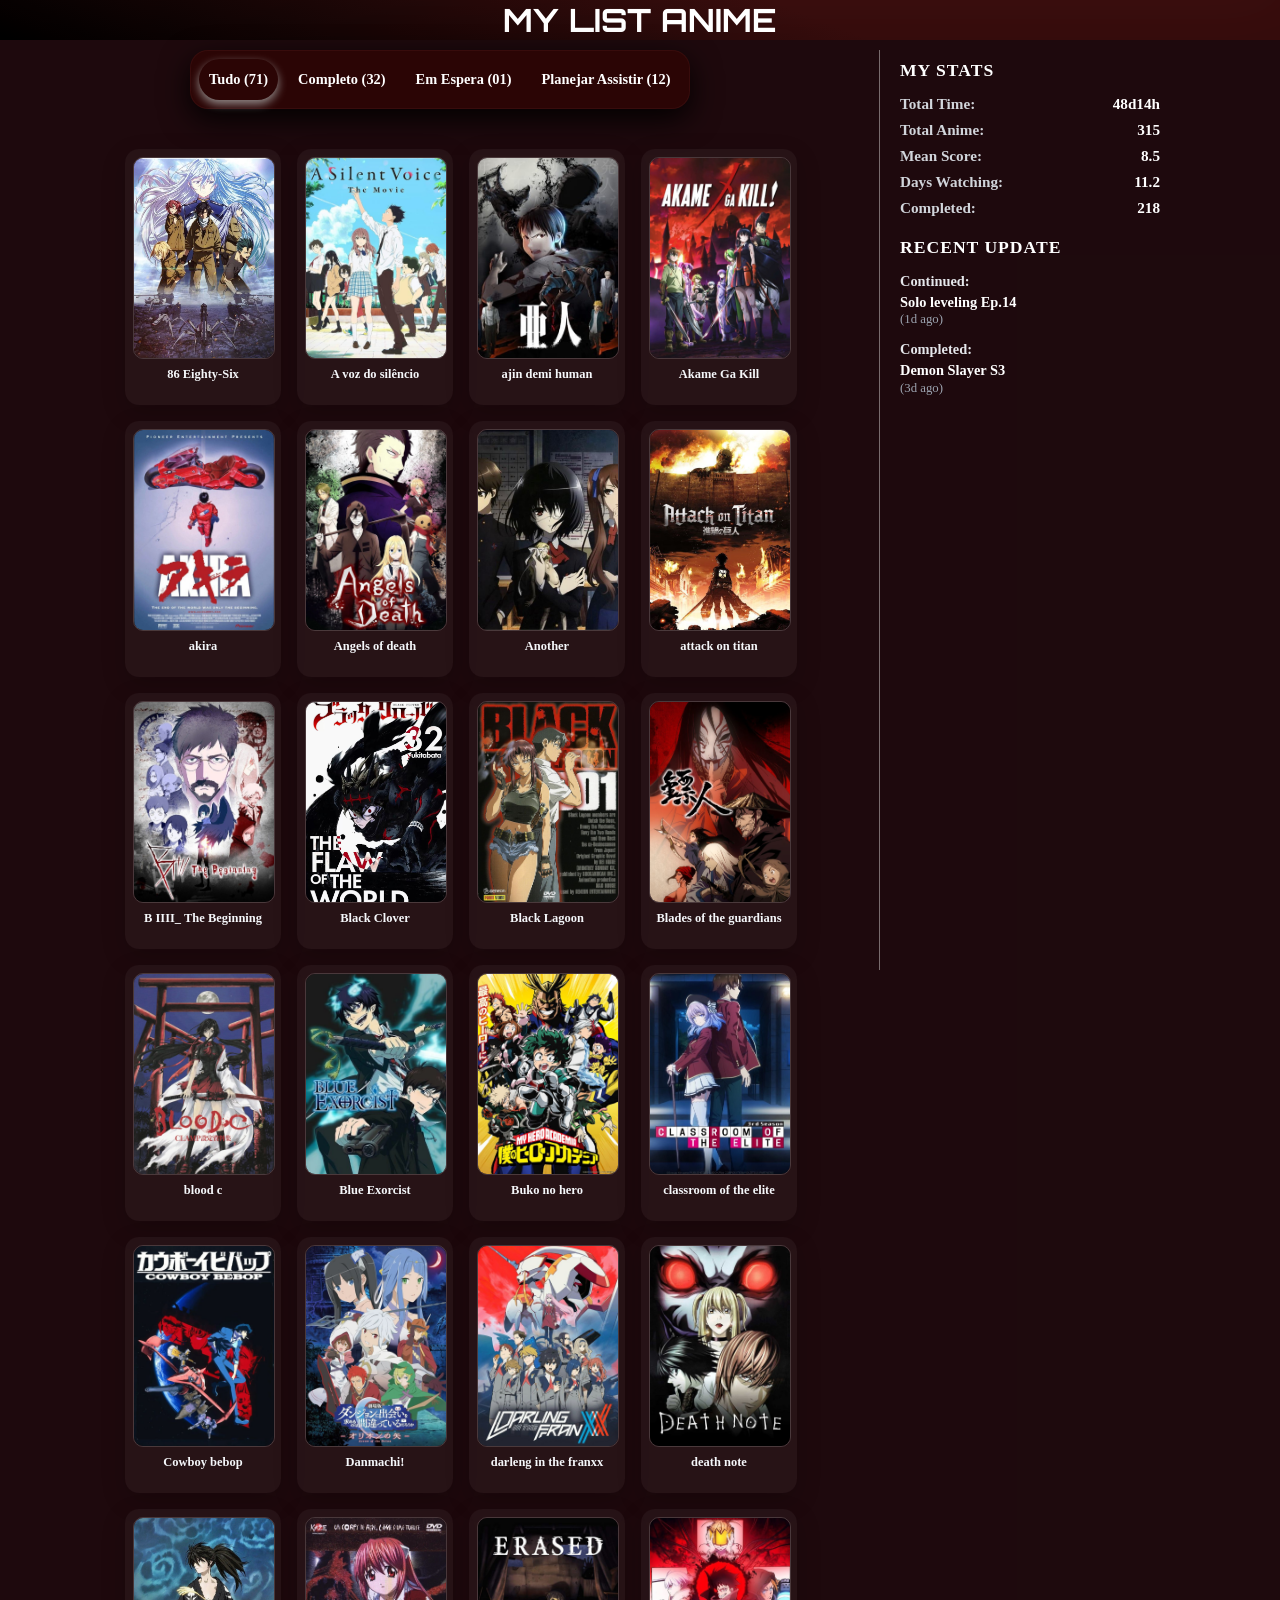
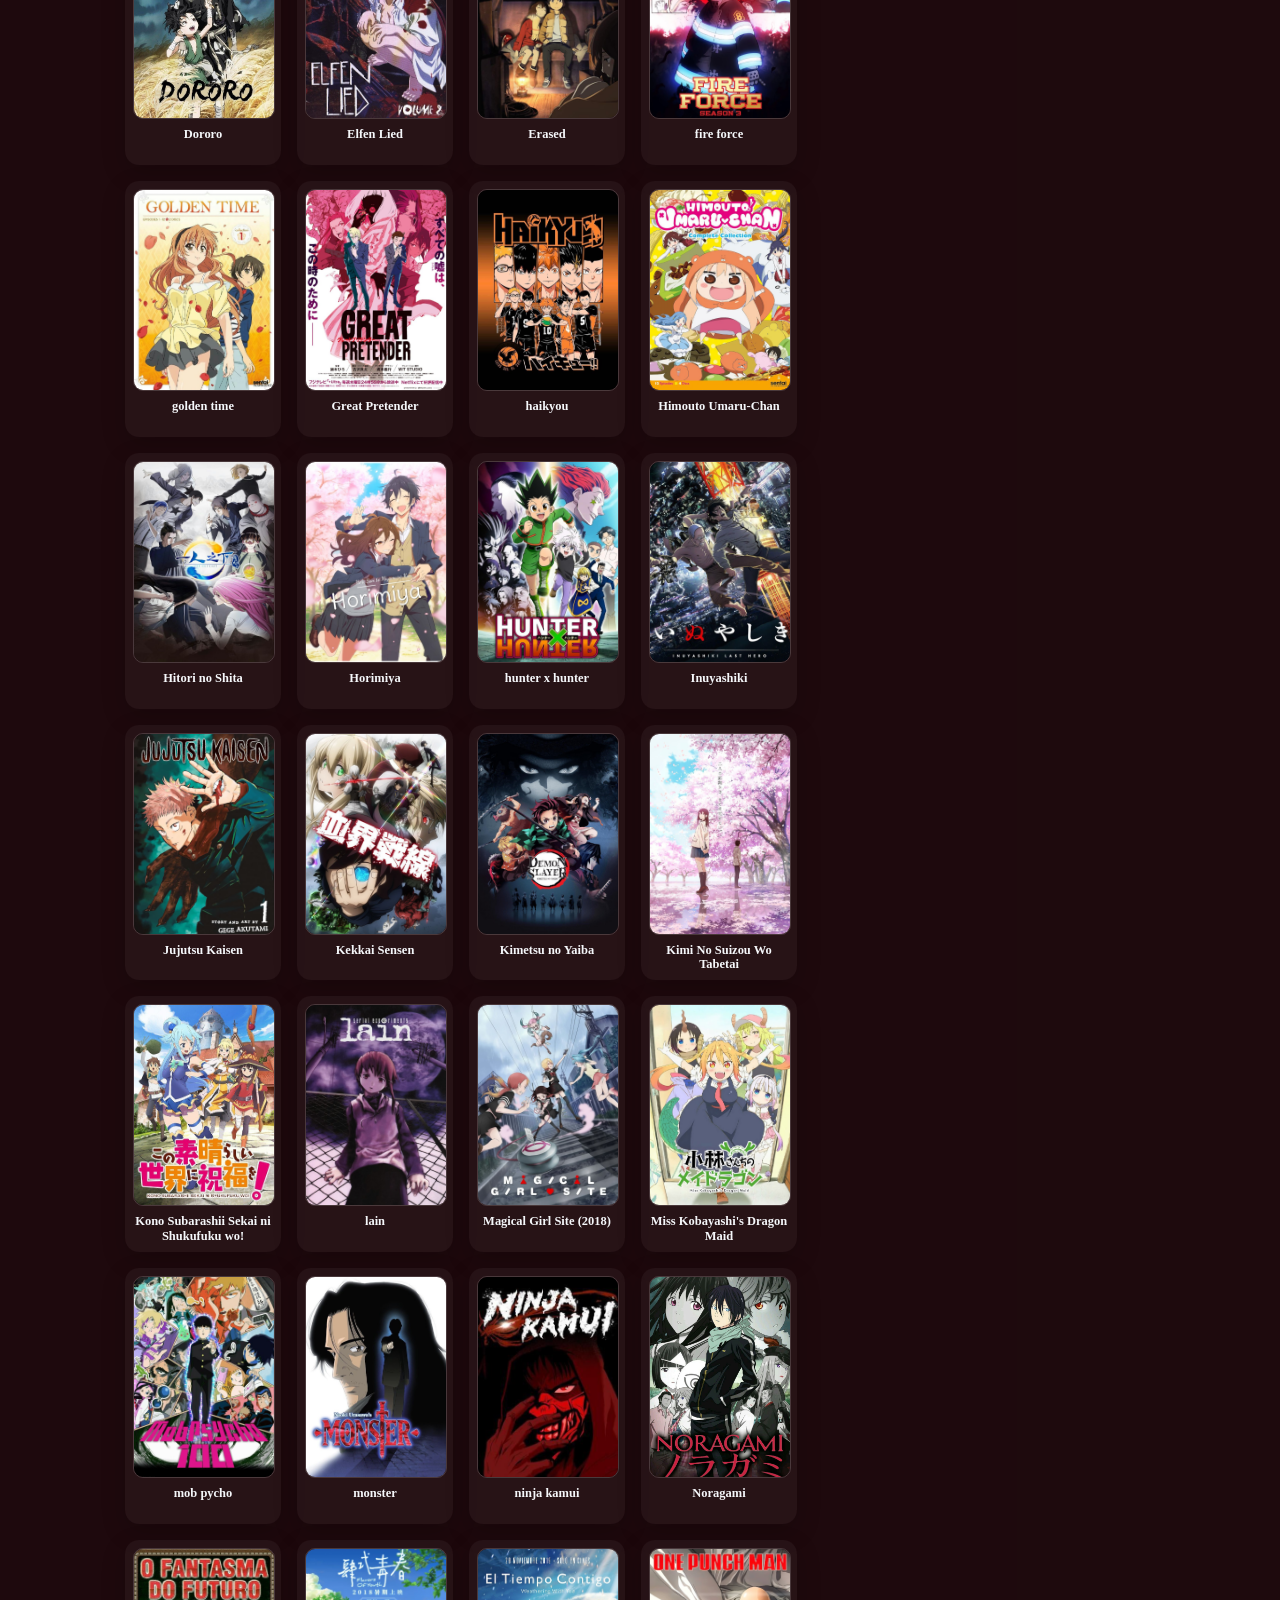
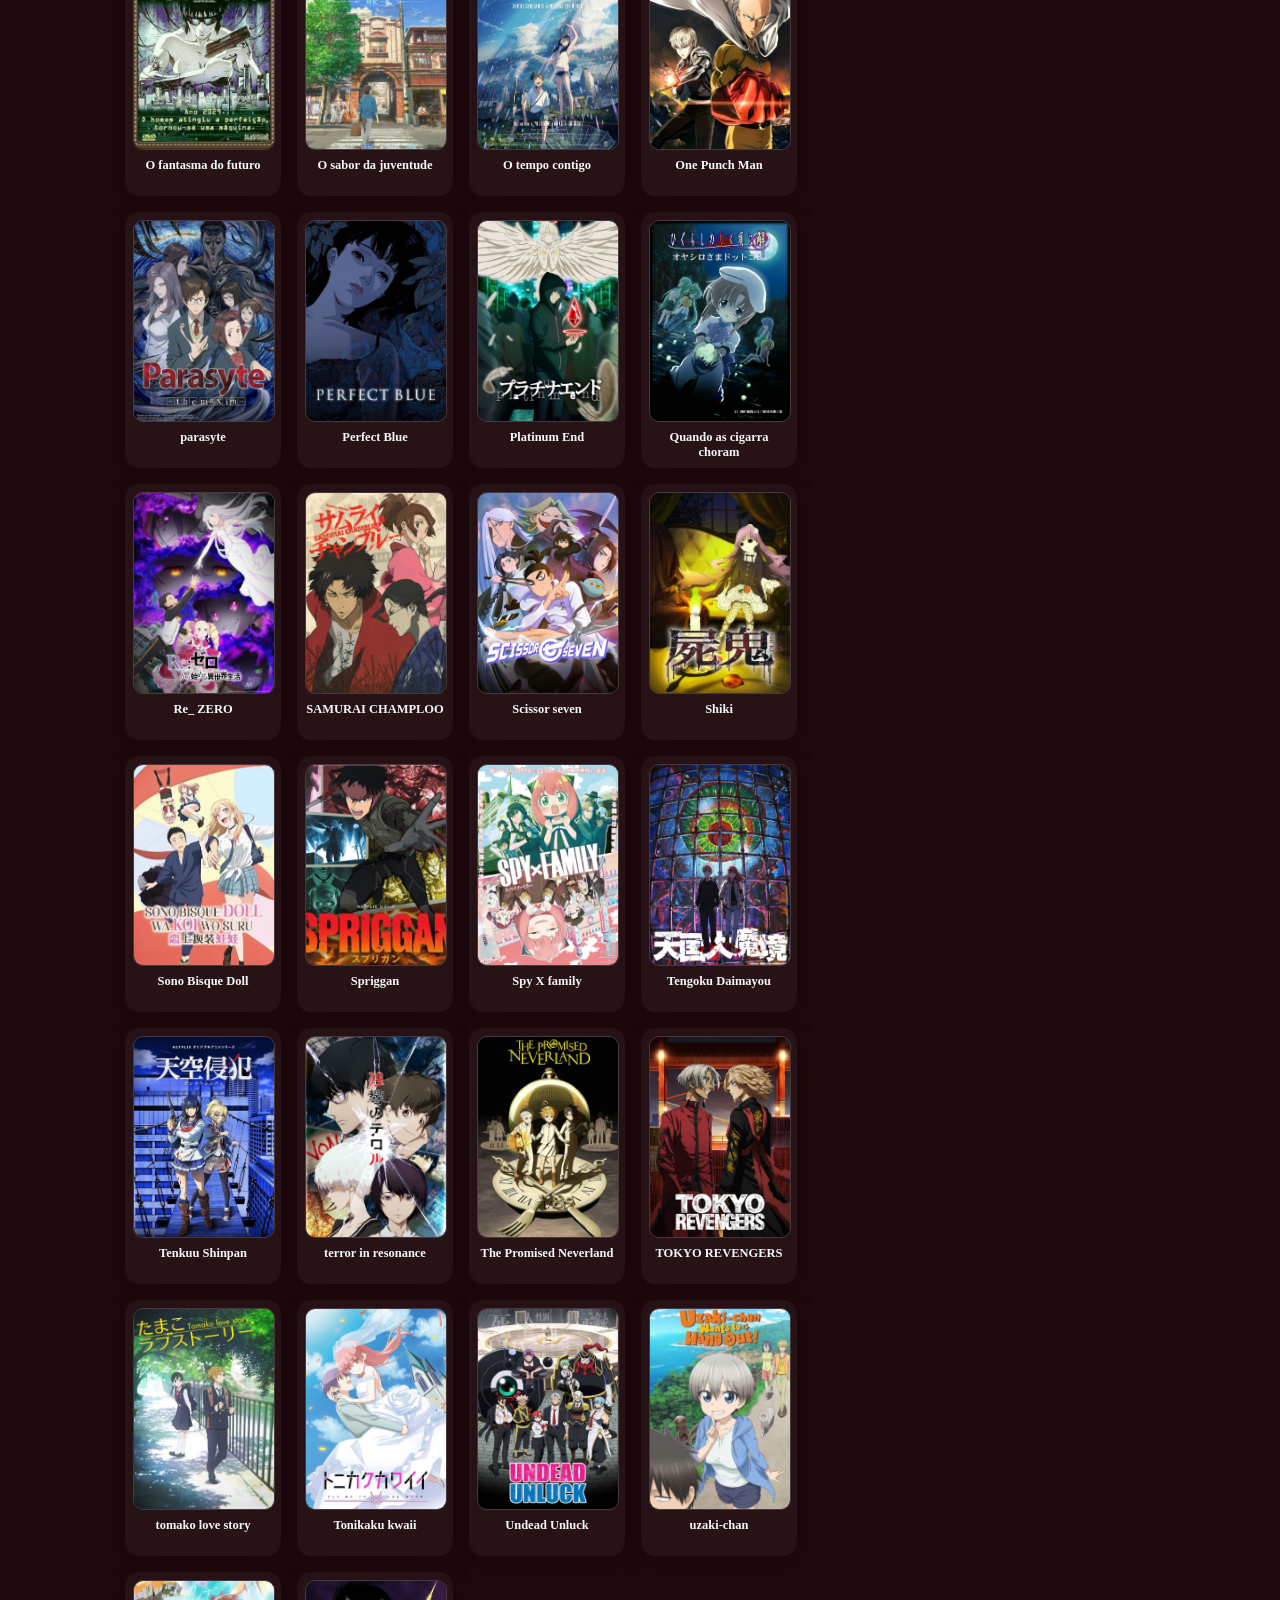
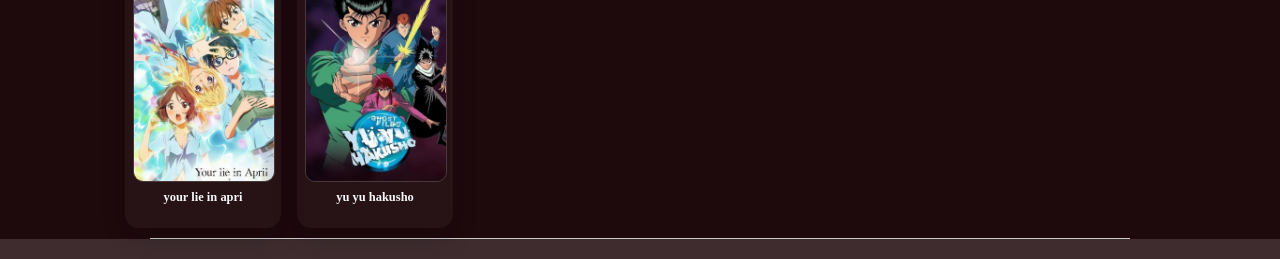
<file: index.html>
<!DOCTYPE html>
<html lang="en">
<head>
    <meta charset="UTF-8">
    <meta name="viewport" content="width=device-width, initial-scale=1.0">
    <title>Lista de Animes</title>
    <link rel="stylesheet" href="style.css">
    <link rel="preconnect" href="https://fonts.gstatic.com" crossorigin>
    <meta name="viewport" content="width=device-width, initial-scale=1.0">
    <link href="https://fonts.googleapis.com/css2?family=Montserrat:wght@300;400;700;800&display=swap" rel="stylesheet">

</head>
<body>
    <header>
        <h1>MY LIST ANIME</h1>
    </header>

    <div class="top-content">
        <div class="left-panel">
            <section class="filters">
                <a href="index.html" class="filter-option active">Tudo (71)</a>
                <a href="completed.html" class="filter-option">Completo (32)</a>
                <a href="on-hold.html" class="filter-option">Em Espera (01)</a>
                <a href="#" class="filter-option">Planejar Assistir (12)</a>
            </section>

            <div class="anime-carousel">
                <div class="anime-list" id="anime-list"></div>
            </div>
        </div>

        <aside class="stats-card">
            <section class="stats-section">
                <h2>MY STATS</h2>
                <ul class="stats-list">
                    <li><span>Total Time:</span> <strong>48d14h</strong></li>
                    <li><span>Total Anime:</span> <strong>315</strong></li>
                    <li><span>Mean Score:</span> <strong>8.5</strong></li>
                    <li><span>Days Watching:</span> <strong>11.2</strong></li>
                    <li><span>Completed:</span> <strong>218</strong></li>
                </ul>
            </section>

            <section class="stats-section">
                <h2>RECENT UPDATE</h2>
                <div class="update-item">
                    <span class="status">Continued:</span>
                    <p class="title">Solo leveling Ep.14</p>
                    <span class="time">(1d ago)</span>
                </div>
                <div class="update-item">
                    <span class="status">Completed:</span>
                    <p class="title">Demon Slayer S3</p>
                    <span class="time">(3d ago)</span>
                </div>
            </section>
        </aside>
    </div>
    <div class="filter-divider"></div>

    <script src="anime-data.js"></script>
</body>
</html>
</file>
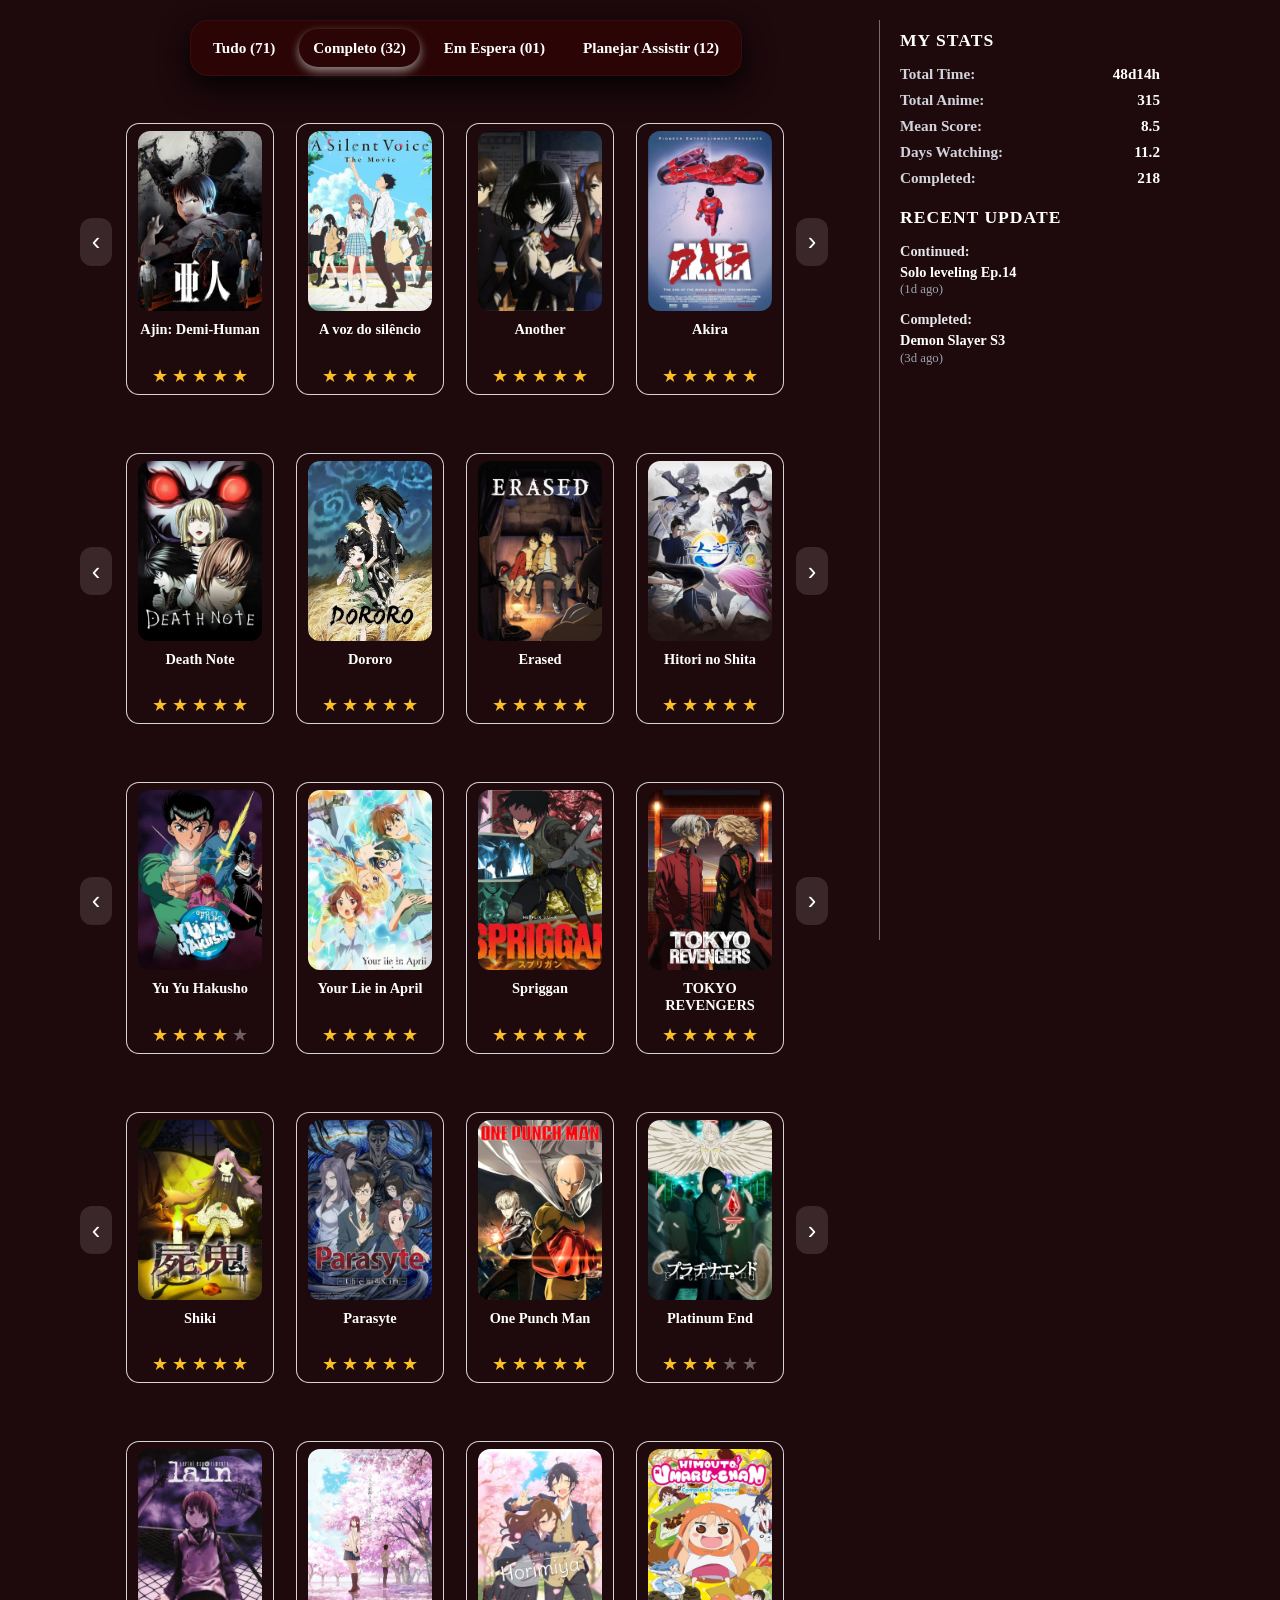
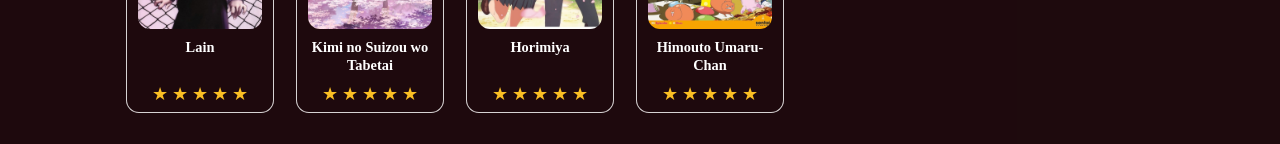
<file: completed.html>
<!DOCTYPE html>
<html lang="en">
<head>
    <meta charset="UTF-8">
    <meta name="viewport" content="width=device-width, initial-scale=1.0">
    <title>completed</title>
    <link rel="stylesheet" href="style-completed.css">
</head>
<body>
    <div class="top-content">
        <div class="left-panel">
            <section class="filters">
                <a href="index.html" class="filter-option">Tudo (71)</a>
                <a href="completed.html" class="filter-option active">Completo (32)</a>
                <a href="on-hold.html" class="filter-option">Em Espera (01)</a>
                <a href="planned.html" class="filter-option">Planejar Assistir (12)</a>
            </section>

            <div class="anime-carousel">
                <button class="scroll-button prev" type="button">‹</button>
                <div class="anime-list">
                    <div class="anime-card">
                        <img src="anime_png/ajin demi human.png" alt="Ajin: Demi-Human" class="anime-image">
                        <p class="anime-title">Ajin: Demi-Human</p>
                        <div class="anime-rating">
                            <span class="star active">★</span>
                            <span class="star active">★</span>
                            <span class="star active">★</span>
                            <span class="star active">★</span>
                            <span class="star active">★</span>
                        </div>
                    </div>
                    <div class="anime-card">
                        <img src="anime_png/A voz do silêncio.png" alt="A voz do silêncio" class="anime-image">
                        <p class="anime-title">A voz do silêncio</p>
                        <div class="anime-rating">
                            <span class="star active">★</span>
                            <span class="star active">★</span>
                            <span class="star active">★</span>
                            <span class="star active">★</span>
                            <span class="star active">★</span>
                        </div>
                    </div>
                    <div class="anime-card">
                        <img src="anime_png/Another.png" alt="Another" class="anime-image">
                        <p class="anime-title">Another</p>
                        <div class="anime-rating">
                            <span class="star active">★</span>
                            <span class="star active">★</span>
                            <span class="star active">★</span>
                            <span class="star active">★</span>
                            <span class="star active">★</span>
                        </div>
                    </div>
                    <div class="anime-card">
                        <img src="anime_png/akira.jpeg" alt="Akira" class="anime-image">
                        <p class="anime-title">Akira</p>
                        <div class="anime-rating">
                            <span class="star active">★</span>
                            <span class="star active">★</span>
                            <span class="star active">★</span>
                            <span class="star active">★</span>
                            <span class="star active">★</span>
                        </div>
                    </div>
                    <div class="anime-card">
                        <img src="anime_png/attack on titan.png" alt="Attack on Titan" class="anime-image">
                        <p class="anime-title">Attack on Titan</p>
                        <div class="anime-rating">
                            <span class="star active">★</span>
                            <span class="star active">★</span>
                            <span class="star active">★</span>
                            <span class="star active">★</span>
                            <span class="star">★</span>
                        </div>
                    </div>
                    <div class="anime-card">
                        <img src="anime_png/Buko no hero.png" alt="Buko no hero" class="anime-image">
                        <p class="anime-title">Buko no hero</p>
                        <div class="anime-rating">
                            <span class="star active">★</span>
                            <span class="star active">★</span>
                            <span class="star active">★</span>
                            <span class="star active">★</span>
                            <span class="star active">★</span>
                        </div>
                    </div>
                    <div class="anime-card">
                        <img src="anime_png/darleng in the franxx.png" alt="Darleng in the Franxx" class="anime-image">
                        <p class="anime-title">Darleng in the Franxx</p>
                        <div class="anime-rating">
                            <span class="star active">★</span>
                            <span class="star active">★</span>
                            <span class="star active">★</span>
                            <span class="star active">★</span>
                            <span class="star active">★</span>
                        </div>
                    </div>
                    <div class="anime-card">
                        <img src="anime_png/Cowboy bebop.png" alt="Cowboy Bebop" class="anime-image">
                        <p class="anime-title">Cowboy Bebop</p>
                        <div class="anime-rating">
                            <span class="star active">★</span>
                            <span class="star active">★</span>
                            <span class="star active">★</span>
                            <span class="star active">★</span>
                            <span class="star active">★</span>
                        </div>
                    </div>
                </div>
                <button class="scroll-button next" type="button">›</button>
            </div>

            <div class="anime-carousel">
                <button class="scroll-button prev" type="button">‹</button>
                <div class="anime-list">
                    <div class="anime-card">
                        <img src="anime_png/death note.png" alt="Death Note" class="anime-image">
                        <p class="anime-title">Death Note</p>
                        <div class="anime-rating">
                            <span class="star active">★</span>
                            <span class="star active">★</span>
                            <span class="star active">★</span>
                            <span class="star active">★</span>
                            <span class="star active">★</span>
                        </div>
                    </div>
                    <div class="anime-card">
                        <img src="anime_png/Dororo.png" alt="Dororo" class="anime-image">
                        <p class="anime-title">Dororo</p>
                        <div class="anime-rating">
                            <span class="star active">★</span>
                            <span class="star active">★</span>
                            <span class="star active">★</span>
                            <span class="star active">★</span>
                            <span class="star active">★</span>
                        </div>
                    </div>
                    <div class="anime-card">
                        <img src="anime_png/Erased.png" alt="Erased" class="anime-image">
                        <p class="anime-title">Erased</p>
                        <div class="anime-rating">
                            <span class="star active">★</span>
                            <span class="star active">★</span>
                            <span class="star active">★</span>
                            <span class="star active">★</span>
                            <span class="star active">★</span>
                        </div>
                    </div>
                    <div class="anime-card">
                        <img src="anime_png/Hitori no Shita.png" alt="Hitori no Shita" class="anime-image">
                        <p class="anime-title">Hitori no Shita</p>
                        <div class="anime-rating">
                            <span class="star active">★</span>
                            <span class="star active">★</span>
                            <span class="star active">★</span>
                            <span class="star active">★</span>
                            <span class="star active">★</span>
                        </div>
                    </div>
                    <div class="anime-card">
                        <img src="anime_png/Inuyashiki.png" alt="Inuyashiki" class="anime-image">
                        <p class="anime-title">Inuyashiki</p>
                        <div class="anime-rating">
                            <span class="star active">★</span>
                            <span class="star active">★</span>
                            <span class="star active">★</span>
                            <span class="star active">★</span>
                            <span class="star">★</span>
                        </div>
                    </div>
                    <div class="anime-card">
                        <img src="anime_png/Jujutsu Kaisen.png" alt="Jujutsu Kaisen" class="anime-image">
                        <p class="anime-title">Jujutsu Kaisen</p>
                        <div class="anime-rating">
                            <span class="star active">★</span>
                            <span class="star active">★</span>
                            <span class="star active">★</span>
                            <span class="star active">★</span>
                            <span class="star active">★</span>
                        </div>
                    </div>
                    <div class="anime-card">
                        <img src="anime_png/fire force.png" alt="Fire Force" class="anime-image">
                        <p class="anime-title">Fire Force</p>
                        <div class="anime-rating">
                            <span class="star active">★</span>
                            <span class="star active">★</span>
                            <span class="star active">★</span>
                            <span class="star active">★</span>
                            <span class="star action">★</span>
                        </div>
                    </div>
                    <div class="anime-card">
                        <img src="anime_png/Kimetsu no Yaiba.png" alt="Kimetsu no Yaiba" class="anime-image">
                        <p class="anime-title">Kimetsu no Yaiba</p>
                        <div class="anime-rating">
                            <span class="star active">★</span>
                            <span class="star active">★</span>
                            <span class="star active">★</span>
                            <span class="star active">★</span>
                            <span class="star active">★</span>
                        </div>
                    </div>
                </div>
                <button class="scroll-button next" type="button">›</button>
            </div>

            <div class="anime-carousel">
                <button class="scroll-button prev" type="button">‹</button>
                <div class="anime-list">
                    <div class="anime-card">
                        <img src="anime_png/yu yu hakusho.png" alt="Yu Yu Hakusho" class="anime-image">
                        <p class="anime-title">Yu Yu Hakusho</p>
                        <div class="anime-rating">
                            <span class="star active">★</span>
                            <span class="star active">★</span>
                            <span class="star active">★</span>
                            <span class="star active">★</span>
                            <span class="star">★</span>
                        </div>
                    </div>
                    <div class="anime-card">
                        <img src="anime_png/your lie in apri.png" alt="Your Lie in April" class="anime-image">
                        <p class="anime-title">Your Lie in April</p>
                        <div class="anime-rating">
                            <span class="star active">★</span>
                            <span class="star active">★</span>
                            <span class="star active">★</span>
                            <span class="star active">★</span>
                            <span class="star active">★</span>
                        </div>
                    </div>
                    <div class="anime-card">
                        <img src="anime_png/Spriggan.png" alt="Spriggan" class="anime-image">
                        <p class="anime-title">Spriggan</p>
                        <div class="anime-rating">
                            <span class="star active">★</span>
                            <span class="star active">★</span>
                            <span class="star active">★</span>
                            <span class="star active">★</span>
                            <span class="star active">★</span>
                        </div>
                    </div>
                    <div class="anime-card">
                        <img src="anime_png/TOKYO REVENGERS.png" alt="TOKYO REVENGERS" class="anime-image">
                        <p class="anime-title">TOKYO REVENGERS</p>
                        <div class="anime-rating">
                            <span class="star active">★</span>
                            <span class="star active">★</span>
                            <span class="star active">★</span>
                            <span class="star active">★</span>
                            <span class="star active">★</span>
                        </div>
                    </div>
                    <div class="anime-card">
                        <img src="anime_png/The Promised Neverland.png" alt="The Promised Neverland" class="anime-image">
                        <p class="anime-title">The Promised Neverland</p>
                        <div class="anime-rating">
                            <span class="star active">★</span>
                            <span class="star active">★</span>
                            <span class="star active">★</span>
                            <span class="star">★</span>
                            <span class="star">★</span>
                        </div>
                    </div>
                    <div class="anime-card">
                        <img src="anime_png/terror in resonance.png" alt="Terror in Resonance" class="anime-image">
                        <p class="anime-title">Terror in Resonance</p>
                        <div class="anime-rating">
                            <span class="star active">★</span>
                            <span class="star active">★</span>
                            <span class="star active">★</span>
                            <span class="star active">★</span>
                            <span class="star active">★</span>
                        </div>
                    </div>
                    <div class="anime-card">
                        <img src="anime_png/Tenkuu Shinpan.png" alt="Tenkuu Shinpan" class="anime-image">
                        <p class="anime-title">Tenkuu Shinpan</p>
                        <div class="anime-rating">
                            <span class="star active">★</span>
                            <span class="star active">★</span>
                            <span class="star active">★</span>
                            <span class="star active">★</span>
                            <span class="star active">★</span>
                        </div>
                    </div>
                    <div class="anime-card">
                        <img src="anime_png/Spy X family.png" alt="Spy X Family" class="anime-image">
                        <p class="anime-title">Spy X Family</p>
                        <div class="anime-rating">
                            <span class="star active">★</span>
                            <span class="star active">★</span>
                            <span class="star active">★</span>
                            <span class="star active">★</span>
                            <span class="star active">★</span>
                        </div>
                    </div>
                </div>
                <button class="scroll-button next" type="button">›</button>
            </div>
            
            <div class="anime-carousel">
                <button class="scroll-button prev" type="button">‹</button>
                <div class="anime-list">
                    <div class="anime-card">
                        <img src="anime_png/Shiki.png" alt="Shiki" class="anime-image">
                        <p class="anime-title">Shiki</p>
                        <div class="anime-rating">
                            <span class="star active">★</span>
                            <span class="star active">★</span>
                            <span class="star active">★</span>
                            <span class="star active">★</span>
                            <span class="star active">★</span>
                        </div>
                    </div>
                    <div class="anime-card">
                        <img src="anime_png/parasyte.png" alt="Parasyte" class="anime-image">
                        <p class="anime-title">Parasyte</p>
                        <div class="anime-rating">
                            <span class="star active">★</span>
                            <span class="star active">★</span>
                            <span class="star active">★</span>
                            <span class="star active">★</span>
                            <span class="star active">★</span>
                        </div>
                    </div>
                    <div class="anime-card">
                        <img src="anime_png/One Punch Man.png" alt="One Punch Man" class="anime-image">
                        <p class="anime-title">One Punch Man</p>
                        <div class="anime-rating">
                            <span class="star active">★</span>
                            <span class="star active">★</span>
                            <span class="star active">★</span>
                            <span class="star active">★</span>
                            <span class="star active">★</span>
                        </div>
                    </div>
                    <div class="anime-card">
                        <img src="anime_png/Platinum End.png" alt="Platinum End" class="anime-image">
                        <p class="anime-title">Platinum End</p>
                        <div class="anime-rating">
                            <span class="star active">★</span>
                            <span class="star active">★</span>
                            <span class="star active">★</span>
                            <span class="star">★</span>
                            <span class="star">★</span>
                        </div>
                    </div>
                    <div class="anime-card">
                        <img src="anime_png/O tempo contigo.png" alt="O tempo contigo" class="anime-image">
                        <p class="anime-title">O tempo contigo</p>
                        <div class="anime-rating">
                            <span class="star active">★</span>
                            <span class="star active">★</span>
                            <span class="star active">★</span>
                            <span class="star active">★</span>
                            <span class="star active">★</span>
                        </div>
                    </div>
                    <div class="anime-card">
                        <img src="anime_png/O sabor da juventude.png" alt="O sabor da juventude" class="anime-image">
                        <p class="anime-title">O sabor da juventude</p>
                        <div class="anime-rating">
                            <span class="star active">★</span>
                            <span class="star active">★</span>
                            <span class="star active">★</span>
                            <span class="star active">★</span>
                            <span class="star active">★</span>
                        </div>
                    </div>
                    <div class="anime-card">
                        <img src="anime_png/Noragami.png" alt="Noragami" class="anime-image">
                        <p class="anime-title">Noragami</p>
                        <div class="anime-rating">
                            <span class="star active">★</span>
                            <span class="star active">★</span>
                            <span class="star active">★</span>
                            <span class="star active">★</span>
                            <span class="star active">★</span>
                        </div>
                    </div>
                    <div class="anime-card">
                        <img src="anime_png/monster.png" alt="Monster" class="anime-image">
                        <p class="anime-title">Monster</p>
                        <div class="anime-rating">
                            <span class="star active">★</span>
                            <span class="star active">★</span>
                            <span class="star active">★</span>
                            <span class="star active">★</span>
                            <span class="star active">★</span>
                        </div>
                    </div>
                </div>
                <button class="scroll-button next" type="button">›</button>
            </div>

            <div class="anime-carousel">
                <div class="anime-list">
                    <div class="anime-card">
                        <img src="anime_png/lain.png" alt="Lain" class="anime-image">
                        <p class="anime-title">Lain</p>
                        <div class="anime-rating">
                            <span class="star active">★</span>
                            <span class="star active">★</span>
                            <span class="star active">★</span>
                            <span class="star active">★</span>
                            <span class="star active">★</span>
                        </div>
                    </div>
                    <div class="anime-card">
                        <img src="anime_png/Kimi No Suizou Wo Tabetai.png" alt="Kimi no Suizou wo Tabetai" class="anime-image">
                        <p class="anime-title">Kimi no Suizou wo Tabetai</p>
                        <div class="anime-rating">
                            <span class="star active">★</span>
                            <span class="star active">★</span>
                            <span class="star active">★</span>
                            <span class="star active">★</span>
                            <span class="star active">★</span>
                        </div>
                    </div>
                    <div class="anime-card">
                        <img src="anime_png/Horimiya.png" alt="Horimiya" class="anime-image">
                        <p class="anime-title">Horimiya</p>
                        <div class="anime-rating">
                            <span class="star active">★</span>
                            <span class="star active">★</span>
                            <span class="star active">★</span>
                            <span class="star active">★</span>
                            <span class="star active">★</span>
                        </div>
                    </div>
                    <div class="anime-card">
                        <img src="anime_png/Himouto Umaru-Chan.png" alt="Himouto Umaru-Chan" class="anime-image">
                        <p class="anime-title">Himouto Umaru-Chan</p>
                        <div class="anime-rating">
                            <span class="star active">★</span>
                            <span class="star active">★</span>
                            <span class="star active">★</span>
                            <span class="star active">★</span>
                            <span class="star active">★</span>
                        </div>
                    </div>
                </div>
            </div>
        </div>

        <aside class="stats-card">
            <section class="stats-section">
                <h2>MY STATS</h2>
                <ul class="stats-list">
                    <li><span>Total Time:</span> <strong>48d14h</strong></li>
                    <li><span>Total Anime:</span> <strong>315</strong></li>
                    <li><span>Mean Score:</span> <strong>8.5</strong></li>
                    <li><span>Days Watching:</span> <strong>11.2</strong></li>
                    <li><span>Completed:</span> <strong>218</strong></li>
                </ul>
            </section>

            <section class="stats-section">
                <h2>RECENT UPDATE</h2>
                <div class="update-item">
                    <span class="status">Continued:</span>
                    <p class="title">Solo leveling Ep.14</p>
                    <span class="time">(1d ago)</span>
                </div>
                <div class="update-item">
                    <span class="status">Completed:</span>
                    <p class="title">Demon Slayer S3</p>
                    <span class="time">(3d ago)</span>
                </div>
            </section>
        </aside>
    </div>
    <div class="filter-divider"></div>
    <script src="completed-anime.js"></script>
</body>
</html>
</file>
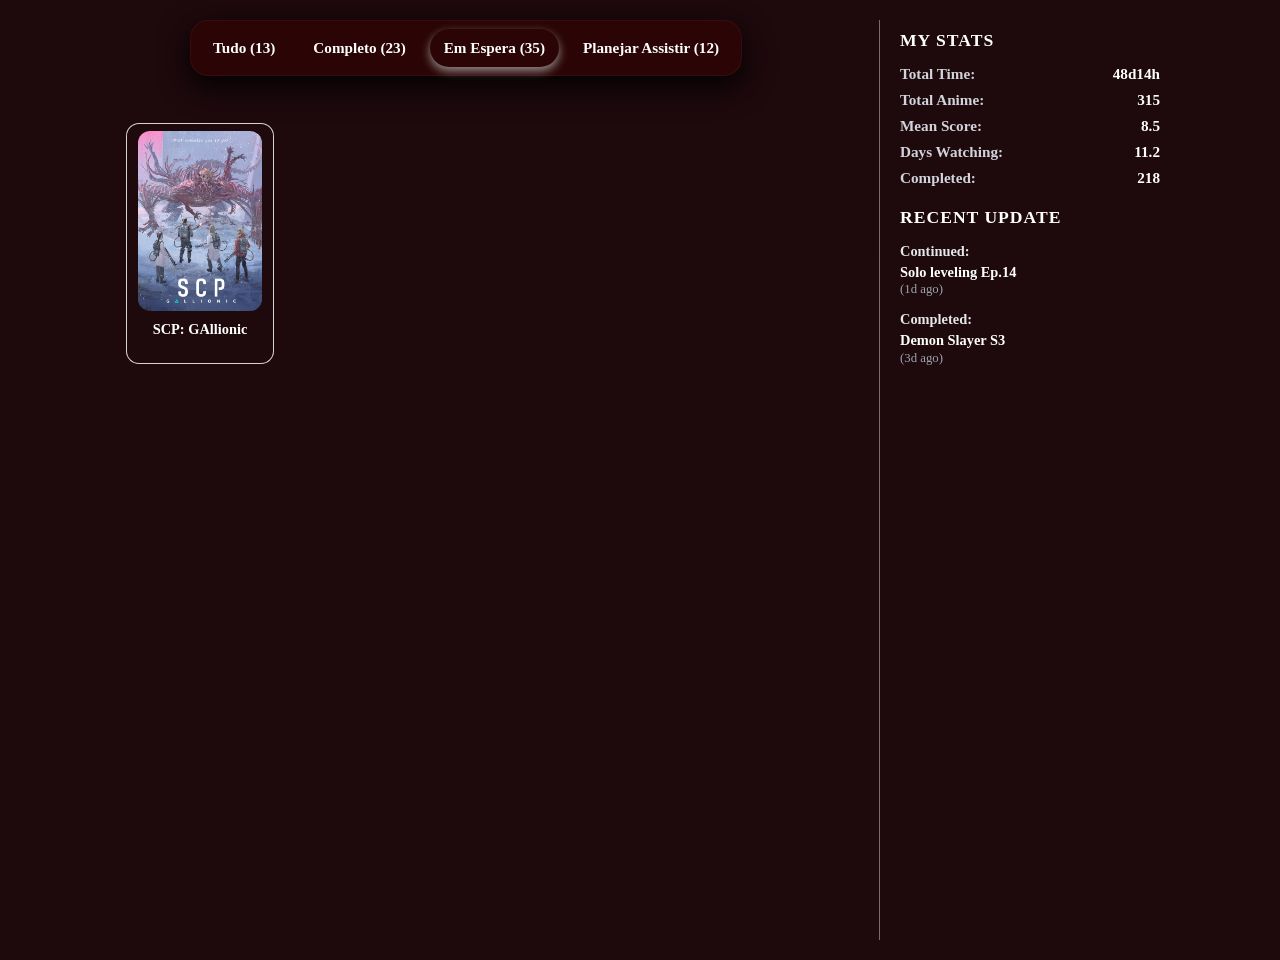
<file: on-hold.html>
<!DOCTYPE html>
<html lang="en">
<head>
    <meta charset="UTF-8">
    <meta name="viewport" content="width=device-width, initial-scale=1.0">
    <title>list anime</title>
    <link rel="stylesheet" href="on-hold.css">
</head>
<body>
    <div class="top-content">
        <div class="left-panel">
            <section class="filters">
                <a href="index.html" class="filter-option">Tudo (13)</a>
                <a href="completed.html" class="filter-option">Completo (23)</a>
                <a href="on-hold.html" class="filter-option active">Em Espera (35)</a>
                <a href="planned.html" class="filter-option">Planejar Assistir (12)</a>
            </section>

            <div class="anime-carousel">
                <div class="anime-list">
                    <div class="anime-card">
                        <img src="anime_png/SCP-gallionic.png" alt="SCP: Gallionic" class="anime-image">
                        <p class="anime-title">SCP: GAllionic</p>
                    </div>
                </div>
            </div>
        </div>
        <aside class="stats-card">
            <section class="stats-section">
                <h2>MY STATS</h2>
                <ul class="stats-list">
                    <li><span>Total Time:</span> <strong>48d14h</strong></li>
                    <li><span>Total Anime:</span> <strong>315</strong></li>
                    <li><span>Mean Score:</span> <strong>8.5</strong></li>
                    <li><span>Days Watching:</span> <strong>11.2</strong></li>
                    <li><span>Completed:</span> <strong>218</strong></li>
                </ul>
            </section>

            <section class="stats-section">
                <h2>RECENT UPDATE</h2>
                <div class="update-item">
                    <span class="status">Continued:</span>
                    <p class="title">Solo leveling Ep.14</p>
                    <span class="time">(1d ago)</span>
                </div>
                <div class="update-item">
                    <span class="status">Completed:</span>
                    <p class="title">Demon Slayer S3</p>
                    <span class="time">(3d ago)</span>
                </div>
            </section>
        </aside>
    </div>
    <script src="on-anime.js"></script>

</body>
</html>
</file>
<file: style.css>
@import url('https://fonts.googleapis.com/css2?family=Orbitron:wght@400..900&display=swap');

* {
    margin: 0;
    padding: 0;
}

html, body {
    min-height: 100%;
    width: 100%;
    background-color: rgba(24, 3, 6, 0.836);
    
}


header {
    font-family: 'Orbitron', sans-serif;
    background: #400f0f;
    background: linear-gradient(201deg,rgba(64, 15, 15, 1) 37%, rgba(0, 0, 0, 1) 100%);
    align-items: center;
    color: #fff;
    text-align: center;
    box-shadow: inset 0 -40px 60px rgba(0, 0, 0, 0.18);
}


.top-content {
    display: flex;
    justify-content: space-between;
    align-items: flex-start;
    gap: 32px;
    padding: 10px 120px 10px;
}

.left-panel {
    display: flex;
    flex-direction: column;
    text-align: center;
    gap: 10px;
    flex: 0 0 698px;
    max-width: 698px;
}

.filters {
    display: inline-flex;
    flex-wrap: wrap;
    gap: 10px;
    padding: 8px;
    width: fit-content;
    margin-left: 70px;
    border: 1px solid rgba(66, 18, 18, 0.589);
    border-radius: 18px;
    background-color: rgb(43, 5, 5);
    box-shadow: 0 10px 30px rgba(0, 0, 0, 0.952);
    align-items: flex-start;
}

.filter-option {
    color: #fff;
    text-decoration: none;
    padding: 12px 10px;
    text-align: center;
    border-radius: 999px;
    transition: background-color 0.25s ease, transform 0.2s ease;
    font-size: 0.90em;
    font-weight: 600;
}

.filter-option:hover {
    background-color: rgba(255, 255, 255, 0.18);
    transform: translateY(-1px);
}

.filter-option:active {
    transform: translateY(0);
}

.filter-option.active {
    background-color: rgba(34, 18, 18, 0);
    color: #fff;
    box-shadow: 0 4px 10px rgba(215, 231, 229, 0.596);
}

.filter-divider {
    height: 1px;
    background-color: #ccc;
    margin: 0 150px 20px;
    box-sizing: border-box;
}


.stats-card {
    width: 260px;
    padding: 10px 0 10px 20px;
    border-left: 1px solid rgba(255, 255, 255, 0.4);
    display: flex;
    flex-direction: column;
    gap: 20px;
    flex-shrink: 0;
    position: sticky;
    top: 0;
    align-self: flex-start;
    min-height: 100vh;
}

.stats-section h2 {
    color: #fff;
    font-size: 1.1rem;
    font-weight: 800;
    text-transform: uppercase;
    letter-spacing: 1px;
    margin-bottom: 14px;
}


.stats-list {
    color: #fff;
    list-style: none;
    padding: 0;
    margin: 0;
    display: flex;
    flex-direction: column;
    gap: 8px;
}

.stats-list li {
    display: flex;
    justify-content: space-between;
    align-items: center;
    font-size: 0.95rem;
}

.stats-list li span {
    color: #d1d5db;
    font-weight: 600;
}

.stats-list li strong {
    font-weight: 800;
}


.update-item {
    margin-bottom: 12px;
    font-size: 0.9rem;
    line-height: 1.3;
}

.update-item .status {
    display: block;
    color: #e5e7eb;
    font-weight: 600;
}

.update-item .title {
    margin: 2px 0 0 0;
    font-weight: 700;
    color: #ffffff;
}

.update-item .time {
    display: block;
    font-size: 0.8rem;
    color: #9ca3af;
}

.anime-carousel {
    position: relative;
    padding: 20px 26px 0 0;
}

.anime-list {
    display: flex;
    flex-wrap: wrap;
    gap: 16px;
    padding: 10px 0 0 5px;
    width: 100%;
    overflow-x: visible;
    scroll-behavior: smooth;
    scrollbar-width: none;
    -ms-overflow-style: none;
}

.anime-list::-webkit-scrollbar {
    display: none;
}

.anime-card {
    display: flex;
    flex-direction: column;
    gap: 8px;
    border: none;
    border-radius: 14px;
    overflow: hidden;
    transition: transform 0.25s ease, box-shadow 0.25s ease;
    width: 100%;
    max-width: 140px;
    padding: 8px;
    background: rgba(255,255,255,0.04);
    box-shadow: 0 8px 24px rgba(0,0,0,0.18);
}

.anime-card:hover {
    transform: translateY(-4px) scale(1.03);
    box-shadow: 0 12px 30px rgba(0,0,0,0.28);
}

.anime-image {
    width: 100%;
    height: 200px;
    display: block;
    border-radius: 10px;
    object-fit: cover;
    object-position: center;
    border: 1px solid rgba(255,255,255,0.16);
}

.anime-name {
    color: #f5f7fa;
    font-size: 0.78rem;
    font-weight: 600;
    text-align: center;
    line-height: 1.2;
    margin: 0;
    width: 100%;
    min-height: 2.4em;
    overflow: hidden;
    text-overflow: ellipsis;
    display: -webkit-box;
    -webkit-box-orient: vertical;
}


@media screen and (max-width: 768px) {
 
    header {
        padding: 0 6px;
    }
 
    .top-content {
        flex-direction: column;
        align-items: center;
        text-align: center;
        gap: 20px;
        padding: 20px 16px;
    }
 
    .left-panel {
        flex: 1 1 auto;
        max-width: 100%;
        width: 100%;
    }
 
    .filters {
        margin: 0 auto;
        padding-left: 10px;
        width: 100%;
        max-width: 100%;
        
    }
 
    .filter-option {
        font-size: 0.50rem;
        padding: 9px 12px;
    }
 
    .filter-divider {
        margin: 0 16px 20px;
    }
 
    .stats-card {
        width: 100%;
        max-width: 420px;
        border-left: none;
        border-top: 1px solid rgba(255, 255, 255, 0.4);
        padding: 20px 0 0 0;
        position: static;
        min-height: auto;
        align-items: center;
        text-align: center;
    }
 
    .stats-list li,
    .update-item {
        justify-content: center;
    }
 
    .stats-section h2 {
        font-weight: 200;
        text-transform: uppercase;
        letter-spacing: 1px;
        margin-bottom: 14px;
    }
 
    .anime-carousel {
        padding: 20px 0 0 0;
    }
 
    .anime-list {
        justify-content: center;
        padding-left: 0;
    }
}
 
@media screen and (max-width: 480px) {

    header h1 {
        padding-left: 0;
    }
 
    .anime-card {
        max-width: 150px;
    }
 
    .anime-image {
        height: 168px;
    }

    .filters {
        width: fit-content;
        max-width: calc(100% - 24px);
        padding: 6px 8px;
        border-radius: 999px; 
    }

    .filter-option {
        font-size: 0.55rem;
        font-weight: 500;
        padding: 8px 10px;
    }
 
    .anime-name {
        font-size: 0.72rem;
    }
}
 
@media screen and (max-width: 390px) {
 
    header h1 {
        padding-left: 0;
    }
 
    .top-content {
        flex-direction: column;
        align-items: center;
        gap: 16px;
    }
    
     .filters {
        width: fit-content;
        max-width: calc(100% - 20px);
        padding: 4px 6px;
        border-radius: 999px;
    }
 
    
    .filter-option {
        font-size: 0.45rem;
        font-weight: 500;
        padding: 6px 8px;
    }
 
    .filter-divider {
        margin: 0 10px 16px;
    }

   
 
    .anime-list {
        gap: 12px;
        padding-left: 0;
    }
 
    .anime-card {
        max-width: 140px;
        padding: 6px;
    }
 
    .anime-image {
        height: 185px;
    }
 
    .anime-name {
        font-size: 0.68rem;
    }
 
    .stats-section h2 {
        font-weight: 200;
        text-transform: uppercase;
        letter-spacing: 1px;
        margin-bottom: 14px;
    }

}
</file>
<file: style-completed.css>
* {
    margin: 0;
    padding: 0;
}

html, body {
    min-height: 100%;
    width: 100%;
    background-color: rgba(24, 3, 6, 0.836);
}


.top-content {
    display: flex;
    justify-content: space-between;
    align-items: flex-start;
    gap: 32px;
    padding: 20px 120px 20px;
}

.left-panel {
    display: flex;
    flex-direction: column;
    gap: 16px;
    flex: 0 0 698px;
    max-width: 698px;
}

.filters {
    display: inline-flex;
    flex-wrap: wrap;
    gap: 10px;
    padding: 8px;
    width: fit-content;
    margin-left: 70px;
    border: 1px solid rgba(66, 18, 18, 0.589);
    border-radius: 18px;
    background-color: rgb(43, 5, 5);
    box-shadow: 0 10px 30px rgba(0, 0, 0, 0.952);
    align-items: flex-start;
}

.filter-option {
    color: #fff;
    text-decoration: none;
    padding: 10px 14px;
    border-radius: 999px;
    font-size: 0.95rem;
    font-weight: 600;
    transition: all 0.25s ease;
}

.filter-option:hover {
    background-color: rgba(255, 255, 255, 0);
}

.filter-option.active {
    background-color: rgba(34, 18, 18, 0);
    color: #fff;
    box-shadow: 0 4px 10px rgba(215, 231, 229, 0.596);
}

.anime-carousel {
    position: relative;
    padding: 20px 40px 0 0;
}

.anime-list {
    display: flex;
    flex-wrap: nowrap;
    gap: 20px;
    padding: 10px 12px 10px 5px;
    width: 100%;
    overflow-x: auto;
    scroll-behavior: smooth;
    scrollbar-width: none;
    -ms-overflow-style: none;
}

.anime-list::-webkit-scrollbar {
    display: none;
}

.anime-list > div {
    flex: 0 0 150px;
    max-width: 150px;
    display: flex;
    flex-direction: column;
    gap: 10px;
    align-items: center;
}

.scroll-button {
    position: absolute;
    bottom: 140px;
    top: auto;
    width: 32px;
    height: 48px;
    border: none;
    background-color: rgba(255, 255, 255, 0.12);
    color: #fff;
    font-size: 1.6rem;
    border-radius: 12px;
    cursor: pointer;
    transition: background-color 0.2s ease;
}

.scroll-button:hover {
    background-color: rgba(255, 255, 255, 0.22);
}

.scroll-button.prev {
    left: -40px;
}

.scroll-button.next {
    right: -10px;
}

.anime-card {
    display: flex;
    flex-direction: column;
    gap: 10px;
    border: 1px solid transparent;
    border-radius: 14px;
    overflow: hidden;
    box-shadow: inset 0 0 0 1px rgba(243, 241, 241, 0.87);
    transition: transform 0.25s ease, border-color 0.25s ease, box-shadow 0.25s ease;
    width: 140px;
    padding: 8px;
    box-sizing: border-box;
}

.anime-card:hover {
    transform: scale(1.03);
    border-color: rgba(251, 191, 36, 0.65);
    box-shadow: 0 18px 45px rgba(0, 0, 0, 0.18);
}

.anime-image {
    width: 124px;
    height: 180px;
    display: block;
    border-radius: 12px;
    object-fit: cover;
    object-position: center;
}

.anime-title {
    color: #fff;
    font-size: 0.9rem;
    font-weight: 700;
    text-align: center;
    min-height: 2.4em;
    line-height: 1.2;
    margin: 0;
}

.anime-rating {
    display: flex;
    justify-content: center;
    gap: 4px;
}

.star {
    color: rgba(255, 255, 255, 0.35);
    font-size: 1.1rem;
}

.star.active {
    color: #fbbf24;
}

.stats-card {
    width: 260px;
    padding: 10px 0 10px 20px;
    border-left: 1px solid rgba(255, 255, 255, 0.4);
    display: flex;
    flex-direction: column;
    gap: 20px;
    flex-shrink: 0;
    position: sticky;
    top: 0;
    align-self: flex-start;
    min-height: 100vh;
}

.stats-section h2 {
    color: #fff;
    font-size: 1.1rem;
    font-weight: 800;
    text-transform: uppercase;
    letter-spacing: 1px;
    margin-bottom: 14px;
}


.stats-list {
    color: #fff;
    list-style: none;
    padding: 0;
    margin: 0;
    display: flex;
    flex-direction: column;
    gap: 8px;
}

.stats-list li {
    display: flex;
    justify-content: space-between;
    align-items: center;
    font-size: 0.95rem;
}

.stats-list li span {
    color: #d1d5db;
    font-weight: 600;
}

.stats-list li strong {
    font-weight: 800;
}


.update-item {
    margin-bottom: 12px;
    font-size: 0.9rem;
    line-height: 1.3;
}

.update-item .status {
    display: block;
    color: #e5e7eb;
    font-weight: 600;
}

.update-item .title {
    margin: 2px 0 0 0;
    font-weight: 700;
    color: #ffffff;
}

.update-item .time {
    display: block;
    font-size: 0.8rem;
    color: #9ca3af;
}



/* Tablets / celulares grandes */
@media screen and (max-width: 768px) {

    .left-panel {
        flex: 1 1 auto;
        max-width: 100%;
        width: 100%;
    }
 
    .top-content {
        flex-direction: column;
        align-items: center;
        text-align: center;
        gap: 20px;
        padding: 20px 16px 20px;
    }
 
    .filters {
        margin: 0 auto;
        align-self: center;
    }
 
    .anime-carousel {
        padding: 20px 0 0 0;
    }

    .scroll-button {
        display: none;
    }
 
    .stats-card {
        width: 100%;
        max-width: 420px;
        border-left: none;
        border-top: 1px solid rgba(255, 255, 255, 0.4);
        padding: 20px 0 0 0;
        position: static;
        min-height: auto;
        align-items: center;
        text-align: center;
    }
 
    .stats-list li {
        justify-content: center;
        gap: 8px;
    }
 
    .filter-option {
        font-size: 0.85rem;
        font-weight: 600;
        padding: 8px 12px;
    }
 
    .stats-section h2 {
        font-weight: 200;
        text-transform: uppercase;
        letter-spacing: 1px;
        margin-bottom: 14px;
    }
}
 
/* Celulares médios/grandes */
@media screen and (max-width: 480px) {
 
    .top-content {
        padding: 16px 10px 16px;
    }
 
    .filters {
        padding: 8px 12px;
        gap: 6px;
    }
 
    .filter-option {
        font-size: 0.45rem;
        padding: 7px 10px;
    }
 
    .anime-list > div {
        flex: 0 0 120px;
        max-width: 120px;
    }
 
    .anime-card {
        width: 112px;
    }
 
    .anime-image {
        width: 96px;
        height: 140px;
    }
 
    .anime-title {
        font-size: 0.8rem;
    }
 
    .stats-card {
        width: 100%;
        max-width: 100%;
    }
}
 
/* Celulares pequenos */
@media screen and (max-width: 390px) {
 
    .top-content {
        padding: 13px 6px 13px;
        gap: 16px;
    }
 
    .filters {
        padding-left: 12px;
        padding-right: 12px;
        border-radius: 18px;
        gap: 4px;
    }
 
    .filter-option {
        font-size: 0.60rem;
        font-weight: 500;
        padding: 6px 7px;
    }
 
    .anime-carousel {
        padding: 14px 0 0 0;
    }
 
    .anime-list {
        padding-left: 0;
        gap: 12px;
    }
 
    .anime-list > div {
        flex: 0 0 108px;
        max-width: 108px;
    }
 
    .anime-card {
        width: 100px;
        padding: 6px;
    }
 
    .anime-image {
        width: 88px;
        height: 128px;
    }
 
    .anime-title {
        font-size: 0.75rem;
    }
 
    .stats-section h2 {
        font-weight: 200;
        text-transform: uppercase;
        letter-spacing: 1px;
        margin-bottom: 14px;
    }
}
</file>
<file: on-hold.css>
* {
    margin: 0;
    padding: 0;
}

html, body {
    min-height: 100%;
    width: 100%;
    background-color: rgba(24, 3, 6, 0.836);
}


.top-content {
    display: flex;
    justify-content: space-between;
    align-items: flex-start;
    gap: 32px;
    padding: 20px 120px 20px;
}

.left-panel {
    display: flex;
    flex-direction: column;
    gap: 16px;
    flex: 0 0 698px;
    max-width: 698px;
}

.filters {
    display: inline-flex;
    flex-wrap: wrap;
    gap: 10px;
    padding: 8px;
    width: fit-content;
    margin-left: 70px;
    border: 1px solid rgba(66, 18, 18, 0.589);
    border-radius: 18px;
    background-color: rgb(43, 5, 5);
    box-shadow: 0 10px 30px rgba(0, 0, 0, 0.952);
    align-items: flex-start;
}

.filter-option {
    color: #fff;
    text-decoration: none;
    padding: 10px 14px;
    border-radius: 999px;
    font-size: 0.95rem;
    font-weight: 600;
    transition: all 0.25s ease;
}

.filter-option:hover {
    background-color: rgba(255,255,255,0.12);
}

.filter-option.active {
    background-color: rgba(34, 18, 18, 0);
    color: #fff;
    box-shadow: 0 4px 10px rgba(215, 231, 229, 0.596);
}

.anime-carousel {
    position: relative;
    padding: 20px 40px 0 0;
}

.anime-list {
    display: flex;
    flex-wrap: nowrap;
    gap: 20px;
    padding: 10px 12px 10px 5px;
    width: 100%;
    overflow-x: auto;
    scroll-behavior: smooth;
    scrollbar-width: none;
    -ms-overflow-style: none;
}

.anime-list::-webkit-scrollbar {
    display: none;
}

.anime-list > div {
    flex: 0 0 150px;
    max-width: 150px;
    display: flex;
    flex-direction: column;
    gap: 10px;
    align-items: center;
}

.scroll-button {
    position: absolute;
    bottom: 175px;
    top: auto;
    width: 32px;
    height: 48px;
    border: none;
    background-color: rgba(255, 255, 255, 0.12);
    color: #fff;
    font-size: 1.6rem;
    border-radius: 12px;
    cursor: pointer;
    transition: background-color 0.2s ease;
}

.scroll-button:hover {
    background-color: rgba(255, 255, 255, 0.22);
}

.scroll-button.prev {
    left: -40px;
}

.scroll-button.next {
    right: -10px;
}
.anime-card {
    display: flex;
    flex-direction: column;
    gap: 10px;
    border: 1px solid transparent;
    border-radius: 14px;
    overflow: hidden;
    box-shadow: inset 0 0 0 1px rgba(243, 241, 241, 0.87);
    transition: transform 0.25s ease, border-color 0.25s ease, box-shadow 0.25s ease;
    width: 140px;
    padding: 8px;
    box-sizing: border-box;
}

.anime-card:hover {
    transform: scale(1.03);
    border-color: rgba(251, 191, 36, 0.65);
    box-shadow: 0 18px 45px rgba(0, 0, 0, 0.18);
}

.anime-image {
    width: 124px;
    height: 180px;
    display: block;
    border-radius: 12px;
    object-fit: cover;
    object-position: center;
}

.anime-title {
    color: #fff;
    font-size: 0.9rem;
    font-weight: 700;
    text-align: center;
    min-height: 2.4em;
    line-height: 1.2;
    margin: 0;
}

.anime-rating {
    display: flex;
    justify-content: center;
    gap: 4px;
}

.star {
    color: rgba(255, 255, 255, 0.35);
    font-size: 1.1rem;
}

.star.active {
    color: #fbbf24;
}

.stats-card {
    width: 260px;
    padding: 10px 0 10px 20px;
    border-left: 1px solid rgba(255, 255, 255, 0.4);
    display: flex;
    flex-direction: column;
    gap: 20px;
    flex-shrink: 0;
    position: sticky;
    top: 0;
    align-self: flex-start;
    min-height: 100vh;
}

.stats-section h2 {
    color: #fff;
    font-size: 1.1rem;
    font-weight: 800;
    text-transform: uppercase;
    letter-spacing: 1px;
    margin-bottom: 14px;
}


.stats-list {
    color: #fff;
    list-style: none;
    padding: 0;
    margin: 0;
    display: flex;
    flex-direction: column;
    gap: 8px;
}

.stats-list li {
    display: flex;
    justify-content: space-between;
    align-items: center;
    font-size: 0.95rem;
}

.stats-list li span {
    color: #d1d5db;
    font-weight: 600;
}

.stats-list li strong {
    font-weight: 800;
}


.update-item {
    margin-bottom: 12px;
    font-size: 0.9rem;
    line-height: 1.3;
}

.update-item .status {
    display: block;
    color: #e5e7eb;
    font-weight: 600;
}

.update-item .title {
    margin: 2px 0 0 0;
    font-weight: 700;
    color: #ffffff;
}

.update-item .time {
    display: block;
    font-size: 0.8rem;
    color: #9ca3af;
}




/* Tablets / celulares grandes */
@media screen and (max-width: 768px) {

    .left-panel {
        flex: 1 1 auto;
        max-width: 100%;
        width: 100%;
    }
 
    .top-content {
        flex-direction: column;
        align-items: center;
        text-align: center;
        gap: 20px;
        padding: 20px 16px 20px;
    }
 
    .filters {
        margin: 0 auto;
        align-self: center;
    }
 
    .anime-carousel {
        padding: 20px 0 0 0;
    }

    .scroll-button {
        display: none;
    }
 
    .stats-card {
        width: 100%;
        max-width: 420px;
        border-left: none;
        border-top: 1px solid rgba(255, 255, 255, 0.4);
        padding: 20px 0 0 0;
        position: static;
        min-height: auto;
        align-items: center;
        text-align: center;
    }
 
    .stats-list li {
        justify-content: center;
        gap: 8px;
    }
 
    .filter-option {
        font-size: 0.85rem;
        font-weight: 600;
        padding: 8px 12px;
    }
 
    .stats-section h2 {
        font-weight: 200;
        text-transform: uppercase;
        letter-spacing: 1px;
        margin-bottom: 14px;
    }
}
 
/* Celulares médios/grandes */
@media screen and (max-width: 480px) {
 
    .top-content {
        padding: 16px 10px 16px;
    }
 
    .filters {
        padding: 8px 12px;
        gap: 6px;
    }
 
    .filter-option {
        font-size: 0.45rem;
        padding: 7px 10px;
    }
 
    .anime-list > div {
        flex: 0 0 120px;
        max-width: 120px;
    }
 
    .anime-card {
        width: 112px;
    }
 
    .anime-image {
        width: 96px;
        height: 140px;
    }
 
    .anime-title {
        font-size: 0.8rem;
    }
 
    .stats-card {
        width: 100%;
        max-width: 100%;
    }
}
 
/* Celulares pequenos */
@media screen and (max-width: 390px) {
 
    .top-content {
        padding: 13px 6px 13px;
        gap: 16px;
    }
 
    .filters {
        padding-left: 12px;
        padding-right: 12px;
        border-radius: 18px;
        gap: 4px;
    }
 
    .filter-option {
        font-size: 0.60rem;
        font-weight: 500;
        padding: 6px 7px;
    }
 
    .anime-carousel {
        padding: 14px 0 0 0;
    }
 
    .anime-list {
        padding-left: 0;
        gap: 12px;
    }
 
    .anime-list > div {
        flex: 0 0 108px;
        max-width: 108px;
    }
 
    .anime-card {
        width: 100px;
        padding: 6px;
    }
 
    .anime-image {
        width: 88px;
        height: 128px;
    }
 
    .anime-title {
        font-size: 0.75rem;
    }
 
    .stats-section h2 {
        font-weight: 200;
        text-transform: uppercase;
        letter-spacing: 1px;
        margin-bottom: 14px;
    }
}
</file>
